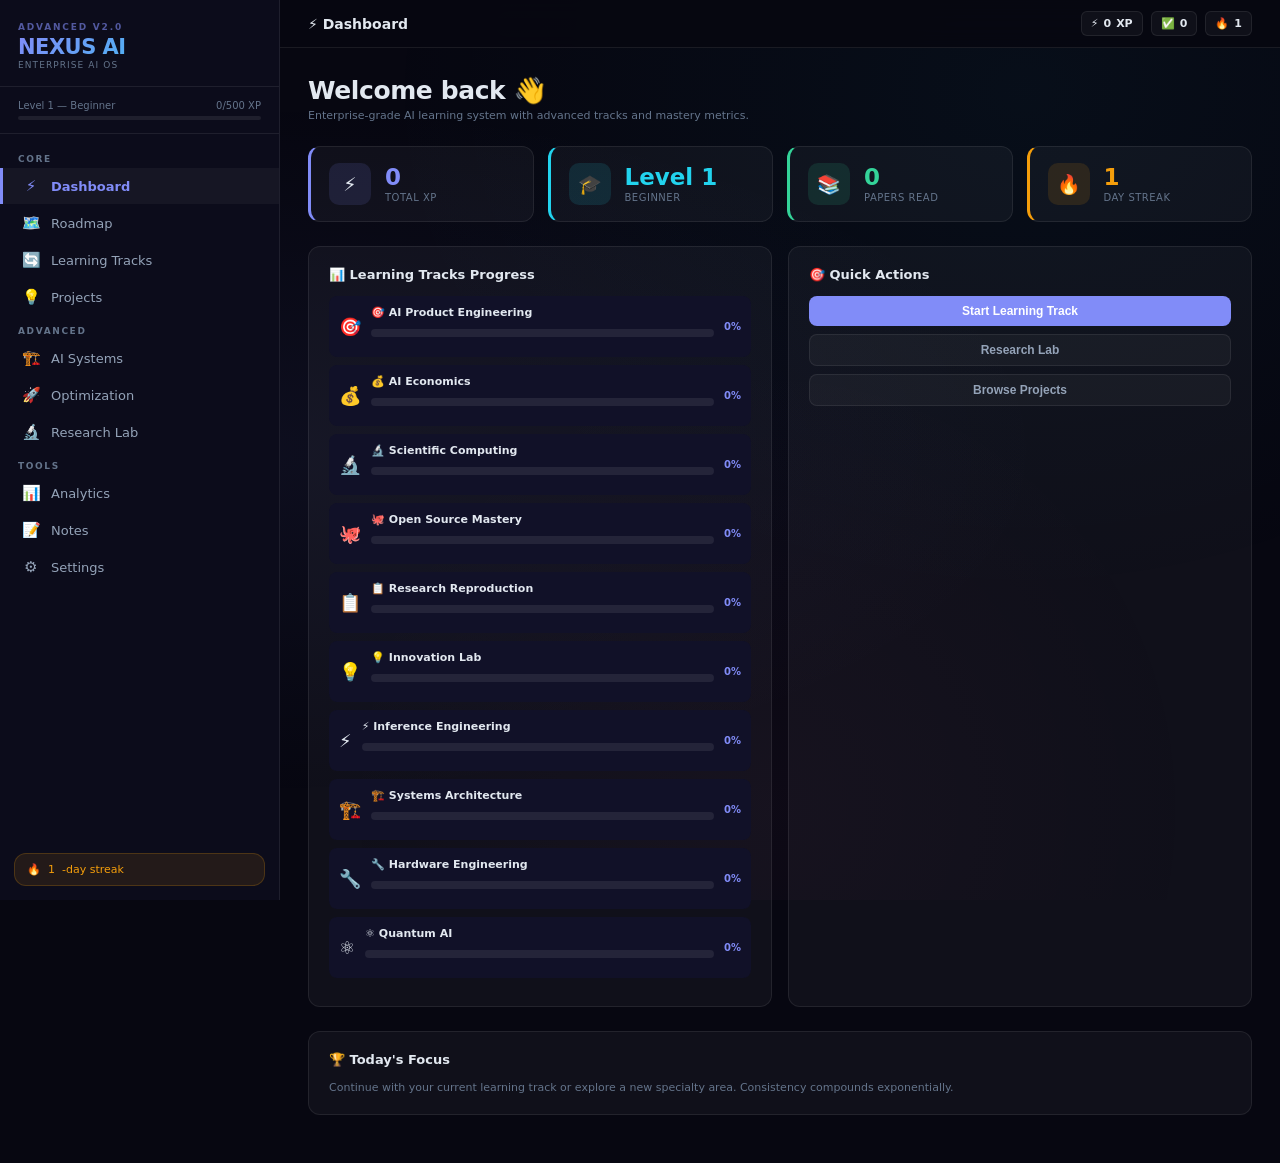
<file: nexus-ai-v2-enhanced.html>
<!DOCTYPE html>
<html lang="en">
<head>
<meta charset="UTF-8">
<meta name="viewport" content="width=device-width, initial-scale=1.0">
<title>NEXUS AI v2 — Advanced Intelligence Operating System</title>
<style>
:root{
  --bg:#070711;--bg2:#0c0c1b;--bg3:#111128;
  --surface:rgba(255,255,255,0.04);--surface-h:rgba(255,255,255,0.07);
  --border:rgba(255,255,255,0.08);--border-b:rgba(255,255,255,0.16);
  --text:#e2e8f0;--text-m:#64748b;--text-d:#94a3b8;
  --accent:#818cf8;--a2:#22d3ee;--a3:#34d399;--a4:#f59e0b;--a5:#f472b6;
  --danger:#f87171;--sw:280px;--r:12px;--r2:20px;
}
*{margin:0;padding:0;box-sizing:border-box;}
html{scroll-behavior:smooth;}
body{background:var(--bg);color:var(--text);font-family:-apple-system,BlinkMacSystemFont,'Segoe UI',system-ui,sans-serif;min-height:100vh;overflow-x:hidden;}
body::before{content:'';position:fixed;inset:0;background:radial-gradient(ellipse at 20% 50%,rgba(129,140,248,.06) 0%,transparent 55%),radial-gradient(ellipse at 80% 10%,rgba(34,211,238,.04) 0%,transparent 45%),radial-gradient(ellipse at 60% 90%,rgba(244,114,182,.03) 0%,transparent 40%);pointer-events:none;z-index:0;}
#app{display:flex;min-height:100vh;position:relative;}

/* SIDEBAR */
#sidebar{width:var(--sw);height:100vh;position:fixed;left:0;top:0;background:var(--bg2);border-right:1px solid var(--border);display:flex;flex-direction:column;z-index:100;transition:transform .3s ease;overflow-y:auto;overflow-x:hidden;}
#sidebar::-webkit-scrollbar{width:4px;}
#sidebar::-webkit-scrollbar-thumb{background:rgba(255,255,255,.08);border-radius:99px;}
.sb-logo{padding:22px 18px 16px;border-bottom:1px solid var(--border);}
.sb-mark{font-size:9px;font-weight:700;letter-spacing:.2em;text-transform:uppercase;color:var(--accent);opacity:.6;margin-bottom:3px;}
.sb-title{font-size:21px;font-weight:800;background:linear-gradient(135deg,var(--accent),var(--a2));-webkit-background-clip:text;-webkit-text-fill-color:transparent;background-clip:text;letter-spacing:-.5px;}
.sb-sub{font-size:9px;color:var(--text-m);letter-spacing:.12em;text-transform:uppercase;margin-top:1px;}
.sb-xp{padding:13px 18px;border-bottom:1px solid var(--border);}
.xp-row{display:flex;justify-content:space-between;font-size:10px;color:var(--text-m);margin-bottom:5px;}
.xp-track{height:4px;background:var(--border);border-radius:99px;overflow:hidden;}
.xp-fill{height:100%;background:linear-gradient(90deg,var(--accent),var(--a2));border-radius:99px;transition:width .5s ease;}
.sb-nav{padding:10px 0;flex:1;}
.sb-section{padding:10px 18px 3px;font-size:9px;font-weight:700;letter-spacing:.18em;text-transform:uppercase;color:var(--text-m);}
.nav-item{display:flex;align-items:center;gap:10px;padding:9px 18px;cursor:pointer;font-size:13px;color:var(--text-d);transition:all .15s;border-left:3px solid transparent;margin:1px 0;user-select:none;}
.nav-item:hover{background:var(--surface);color:var(--text);}
.nav-item.active{background:var(--surface);color:var(--accent);border-left-color:var(--accent);font-weight:600;}
.nav-icon{font-size:15px;width:20px;text-align:center;flex-shrink:0;}
.sb-streak{margin:0 14px 14px;padding:9px 12px;background:rgba(245,158,11,.1);border:1px solid rgba(245,158,11,.2);border-radius:var(--r);display:flex;align-items:center;gap:7px;font-size:11px;color:var(--a4);}

/* MAIN */
#main{margin-left:var(--sw);flex:1;min-height:100vh;display:flex;flex-direction:column;}
#topbar{position:sticky;top:0;z-index:50;background:rgba(7,7,17,.88);backdrop-filter:blur(20px);-webkit-backdrop-filter:blur(20px);border-bottom:1px solid var(--border);padding:11px 28px;display:flex;align-items:center;gap:14px;}
.tb-title{font-size:14px;font-weight:700;flex:1;color:var(--text);}
.search-wrap{display:flex;align-items:center;background:var(--surface);border:1px solid var(--border);border-radius:8px;padding:7px 11px;gap:8px;width:260px;transition:all .2s;}
.search-wrap:focus-within{border-color:var(--accent);box-shadow:0 0 0 3px rgba(129,140,248,.1);}
.search-wrap input{background:none;border:none;outline:none;color:var(--text);font-size:12px;width:100%;}
.search-wrap input::placeholder{color:var(--text-m);}
.tb-stats{display:flex;gap:8px;align-items:center;}
.stat-chip{display:flex;align-items:center;gap:5px;padding:5px 9px;background:var(--surface);border:1px solid var(--border);border-radius:6px;font-size:11px;font-weight:600;white-space:nowrap;}
#menu-btn{display:none;background:none;border:1px solid var(--border);border-radius:8px;padding:6px 10px;color:var(--text);cursor:pointer;font-size:15px;}

/* PAGE */
#page{flex:1;padding:28px 28px 48px;max-width:1600px;width:100%;}
.fade-in{animation:fadeIn .3s ease;}
@keyframes fadeIn{from{opacity:0;transform:translateY(6px);}to{opacity:1;transform:translateY(0);}}

/* CARDS */
.card{background:var(--surface);border:1px solid var(--border);border-radius:var(--r);padding:20px;transition:border-color .2s;}
.card:hover{border-color:var(--border-b);}
.card-glass{background:rgba(255,255,255,.025);backdrop-filter:blur(10px);border:1px solid var(--border);border-radius:var(--r2);}

/* GRIDS */
.g2{display:grid;grid-template-columns:1fr 1fr;gap:16px;}
.g3{display:grid;grid-template-columns:repeat(3,1fr);gap:14px;}
.g4{display:grid;grid-template-columns:repeat(4,1fr);gap:14px;}

/* STAT PANELS */
.stat-p{background:var(--surface);border:1px solid var(--border);border-radius:var(--r);padding:16px 18px;display:flex;align-items:center;gap:14px;}
.stat-ico{width:42px;height:42px;border-radius:10px;display:flex;align-items:center;justify-content:center;font-size:19px;flex-shrink:0;}
.stat-v{font-size:23px;font-weight:800;line-height:1;}
.stat-l{font-size:10px;color:var(--text-m);margin-top:3px;text-transform:uppercase;letter-spacing:.05em;}

/* PHASE CARDS */
.phase-card{background:var(--surface);border:1px solid var(--border);border-radius:var(--r2);overflow:hidden;transition:border-color .2s,transform .15s;}
.phase-card:hover{border-color:var(--border-b);}
.ph-head{padding:18px 22px;display:flex;align-items:center;gap:14px;cursor:pointer;user-select:none;}
.ph-icon{width:46px;height:46px;border-radius:12px;display:flex;align-items:center;justify-content:center;font-size:20px;flex-shrink:0;}
.ph-info{flex:1;min-width:0;}
.ph-num{font-size:9px;font-weight:700;letter-spacing:.15em;text-transform:uppercase;color:var(--text-m);margin-bottom:2px;}
.ph-title{font-size:15px;font-weight:700;color:var(--text);}
.ph-sub{font-size:11px;color:var(--text-m);margin-top:1px;}
.ph-meta{text-align:right;flex-shrink:0;}
.ph-count{font-size:13px;font-weight:700;}
.ph-xp{font-size:9px;color:var(--text-m);margin-top:2px;}
.ph-arr{font-size:13px;color:var(--text-m);margin-top:5px;transition:transform .25s;}
.ph-arr.open{transform:rotate(180deg);}
.ph-bar{height:3px;background:var(--border);}
.ph-bar-fill{height:100%;border-radius:0;transition:width .4s ease;}
.ph-body{max-height:0;overflow:hidden;transition:max-height .45s ease;}
.ph-body.open{max-height:4000px;}
.ph-inner{padding:0 22px 20px;}

/* TOPICS */
.topic-row{display:flex;align-items:flex-start;gap:12px;padding:11px 0;border-bottom:1px solid var(--border);}
.topic-row:last-child{border-bottom:none;}
.t-check{width:18px;height:18px;border-radius:5px;border:2px solid var(--border-b);cursor:pointer;flex-shrink:0;margin-top:2px;display:flex;align-items:center;justify-content:center;transition:all .15s;font-size:10px;}
.t-check.done{background:var(--a3);border-color:var(--a3);color:#fff;}
.t-text{flex:1;min-width:0;}
.t-name{font-size:13px;font-weight:600;}
.t-desc{font-size:11px;color:var(--text-m);margin-top:3px;line-height:1.5;}
.t-res{display:flex;flex-wrap:wrap;gap:5px;margin-top:7px;}
.rtag{padding:3px 7px;border-radius:4px;font-size:10px;font-weight:600;text-decoration:none;cursor:pointer;transition:opacity .15s;letter-spacing:.03em;}
.rtag:hover{opacity:.7;}
.r-book{background:rgba(129,140,248,.14);color:var(--accent);}
.r-course{background:rgba(34,211,238,.14);color:var(--a2);}
.r-video{background:rgba(244,114,182,.14);color:var(--a5);}
.r-paper{background:rgba(245,158,11,.14);color:var(--a4);}
.r-practice{background:rgba(52,211,153,.14);color:var(--a3);}
.r-github{background:rgba(255,255,255,.07);color:var(--text-d);}
.r-blog{background:rgba(52,211,153,.1);color:var(--a3);}
.bmark-btn{background:none;border:none;cursor:pointer;color:var(--text-m);font-size:14px;padding:3px;flex-shrink:0;transition:color .15s;}
.bmark-btn:hover{color:var(--a4);}

/* TABS */
.tabs{display:flex;gap:3px;border-bottom:1px solid var(--border);margin-bottom:22px;flex-wrap:wrap;}
.tab{padding:8px 15px;font-size:12px;font-weight:600;cursor:pointer;color:var(--text-m);border-bottom:2px solid transparent;transition:all .15s;margin-bottom:-1px;user-select:none;}
.tab.active{color:var(--accent);border-bottom-color:var(--accent);}
.tab:hover{color:var(--text);}

/* BUTTONS */
.btn{padding:8px 16px;border-radius:8px;font-size:12px;font-weight:600;cursor:pointer;border:none;transition:all .15s;display:inline-flex;align-items:center;gap:6px;}
.btn-p{background:var(--accent);color:#fff;}
.btn-p:hover{opacity:.85;transform:translateY(-1px);}
.btn-g{background:var(--surface);color:var(--text-d);border:1px solid var(--border);}
.btn-g:hover{background:var(--surface-h);color:var(--text);}
.btn-danger{background:rgba(248,113,113,.12);color:var(--danger);border:1px solid rgba(248,113,113,.25);}

/* INPUTS */
input[type="text"],input[type="date"],select{background:var(--bg3);border:1px solid var(--border);border-radius:8px;color:var(--text);font-size:12px;padding:8px 11px;outline:none;width:100%;transition:border-color .2s;}
input:focus,select:focus{border-color:var(--accent);}
input::placeholder{color:var(--text-m);}
textarea{width:100%;background:var(--bg3);border:1px solid var(--border);border-radius:var(--r);color:var(--text);font-size:12px;padding:11px;resize:vertical;outline:none;line-height:1.6;font-family:inherit;transition:border-color .2s;}
textarea:focus{border-color:var(--accent);}

/* TOAST */
#toast{position:fixed;bottom:22px;right:22px;background:var(--bg3);border:1px solid var(--border-b);border-radius:var(--r);padding:11px 18px;font-size:12px;font-weight:600;z-index:9999;transform:translateY(80px);opacity:0;transition:all .3s ease;max-width:300px;}
#toast.show{transform:translateY(0);opacity:1;}

/* OVERLAY */
#overlay{display:none;position:fixed;inset:0;background:rgba(0,0,0,.55);z-index:99;}

/* SCROLLBAR */
::-webkit-scrollbar{width:5px;}
::-webkit-scrollbar-track{background:transparent;}
::-webkit-scrollbar-thumb{background:rgba(255,255,255,.09);border-radius:99px;}
::-webkit-scrollbar-thumb:hover{background:rgba(255,255,255,.18);}

/* UTIL */
h1{font-size:25px;font-weight:800;letter-spacing:-.4px;}
h2{font-size:18px;font-weight:700;}
.mb4{margin-bottom:4px;}.mb8{margin-bottom:8px;}.mb12{margin-bottom:12px;}.mb16{margin-bottom:16px;}.mb20{margin-bottom:20px;}.mb24{margin-bottom:24px;}.mb28{margin-bottom:28px;}.mb32{margin-bottom:32px;}
.muted{color:var(--text-m);}
.small{font-size:11px;}
.mono{font-family:'SF Mono','Fira Code',monospace;font-size:11px;}
.sec-head{display:flex;align-items:center;justify-content:space-between;margin-bottom:18px;}
.sec-title{font-size:16px;font-weight:700;}
.divider{height:1px;background:var(--border);margin:20px 0;}

/* TRACK ITEMS */
.track-item{background:var(--surface);border:1px solid var(--border);border-radius:var(--r);padding:14px;margin-bottom:10px;display:flex;align-items:flex-start;gap:12px;}
.track-item.completed{opacity:.6;background:rgba(52,211,153,.08);border-color:rgba(52,211,153,.2);}
.track-icon{font-size:18px;flex-shrink:0;margin-top:2px;}
.track-content{flex:1;min-width:0;}
.track-title{font-size:12px;font-weight:700;margin-bottom:3px;}
.track-meta{font-size:10px;color:var(--text-m);}

/* KNOWLEDGE GRAPH */
.kn-wrap{display:flex;flex-wrap:wrap;gap:8px;margin:16px 0;}
.kn-node{padding:6px 12px;background:var(--bg3);border:1px solid var(--accent);border-radius:6px;font-size:11px;font-weight:600;color:var(--accent);cursor:pointer;transition:all .15s;}
.kn-node:hover{background:rgba(129,140,248,.15);}
.kn-node.unlocked{background:rgba(52,211,153,.15);border-color:var(--a3);color:var(--a3);}

/* MASTERY METER */
.mastery-meter{width:100%;height:8px;background:var(--border);border-radius:99px;overflow:hidden;margin:10px 0;}
.mastery-fill{height:100%;background:linear-gradient(90deg,var(--accent),var(--a2));border-radius:99px;transition:width .5s ease;}

/* RESPONSIVE */
@media(max-width:900px){
  #sidebar{transform:translateX(-100%);}
  #sidebar.mob-open{transform:translateX(0);}
  #main{margin-left:0;}
  #menu-btn{display:block;}
  .g2,.g3,.g4{grid-template-columns:1fr;}
  .tb-stats .stat-chip:nth-child(3){display:none;}
  .search-wrap{width:180px;}
  #page{padding:16px 14px 40px;}
}
@media(max-width:480px){
  .search-wrap{width:140px;}
  .stat-chip{font-size:10px;padding:4px 7px;}
}
</style>
</head>
<body>
<div id="toast">✓ Done</div>
<div id="overlay" onclick="closeMob()"></div>
<div id="app">

<!-- SIDEBAR -->
<nav id="sidebar">
  <div class="sb-logo">
    <div class="sb-mark">Advanced v2.0</div>
    <div class="sb-title">NEXUS AI</div>
    <div class="sb-sub">Enterprise AI OS</div>
  </div>
  <div class="sb-xp">
    <div class="xp-row"><span id="lvl-lbl">Level 1 — Beginner</span><span id="xp-lbl">0/500 XP</span></div>
    <div class="xp-track"><div class="xp-fill" id="xp-bar" style="width:0%"></div></div>
  </div>
  <div class="sb-nav">
    <div class="sb-section">Core</div>
    <div class="nav-item active" id="nav-dashboard" onclick="nav('dashboard',this)"><span class="nav-icon">⚡</span>Dashboard</div>
    <div class="nav-item" id="nav-roadmap" onclick="nav('roadmap',this)"><span class="nav-icon">🗺️</span>Roadmap</div>
    <div class="nav-item" id="nav-tracks" onclick="nav('tracks',this)"><span class="nav-icon">🔄</span>Learning Tracks</div>
    <div class="nav-item" id="nav-projects" onclick="nav('projects',this)"><span class="nav-icon">💡</span>Projects</div>
    <div class="sb-section">Advanced</div>
    <div class="nav-item" id="nav-systems" onclick="nav('systems',this)"><span class="nav-icon">🏗️</span>AI Systems</div>
    <div class="nav-item" id="nav-optimization" onclick="nav('optimization',this)"><span class="nav-icon">🚀</span>Optimization</div>
    <div class="nav-item" id="nav-research" onclick="nav('research',this)"><span class="nav-icon">🔬</span>Research Lab</div>
    <div class="sb-section">Tools</div>
    <div class="nav-item" id="nav-analytics" onclick="nav('analytics',this)"><span class="nav-icon">📊</span>Analytics</div>
    <div class="nav-item" id="nav-notes" onclick="nav('notes',this)"><span class="nav-icon">📝</span>Notes</div>
    <div class="nav-item" id="nav-settings" onclick="nav('settings',this)"><span class="nav-icon">⚙️</span>Settings</div>
  </div>
  <div id="streak-badge" class="sb-streak" style="display:none">🔥 <span id="streak-n">0</span>-day streak</div>
</nav>

<!-- MAIN -->
<div id="main">
  <div id="topbar">
    <button id="menu-btn" onclick="toggleMob()">☰</button>
    <div class="tb-title" id="tb-title">⚡ Dashboard</div>
    <div style="flex:1"></div>
    <div class="tb-stats">
      <div class="stat-chip">⚡ <span id="tb-xp">0</span> XP</div>
      <div class="stat-chip">✅ <span id="tb-done">0</span></div>
      <div class="stat-chip">🔥 <span id="tb-str">0</span></div>
    </div>
  </div>
  <div id="page" class="fade-in"></div>
</div>
</div>

<script>
/* =============================================
   ADVANCED STATE & TRACKS
   ============================================= */

const XP_LEVELS=[0,500,1200,2200,3800,6000,9000,13000,18500,25500,35000,50000];
const LEVEL_NAMES=['','Beginner','Programmer','ML Engineer','Deep Learning Engineer','LLM Engineer','Agent Engineer','Systems Engineer','CUDA Engineer','Research Engineer','Research Scientist','AI Architect'];

const DEF={
  xp:0,level:1,streak:0,lastActive:null,
  done:{},notes:[],bookmarks:[],plan:{},journal:[],
  tracks:{ai_product:0,ai_economics:0,scientific:0,opensource:0,research_repro:0,innovation:0,inference:0,systems:0,hardware:0,quantum:0},
  papers_read:[],projects_completed:[],experiments:[]
};
let S={...DEF};

/* LEARNING TRACKS */
const TRACKS={
  ai_product:{name:'🎯 AI Product Engineering',icon:'🎯',desc:'Build profitable AI products',subtracks:[
    {id:'product-design',name:'Product Design for AI',level:'beginner'},
    {id:'mvp-dev',name:'MVP Development',level:'intermediate'},
    {id:'saas-dev',name:'AI SaaS Development',level:'advanced'},
    {id:'pmf',name:'Product-Market Fit',level:'advanced'}
  ]},
  ai_economics:{name:'💰 AI Economics',icon:'💰',desc:'Understand AI business models',subtracks:[
    {id:'compute-costs',name:'GPU Cost Optimization',level:'beginner'},
    {id:'token-econ',name:'Token Economics',level:'intermediate'},
    {id:'pricing',name:'Pricing Strategies',level:'advanced'}
  ]},
  scientific:{name:'🔬 Scientific Computing',icon:'🔬',desc:'Low-level numerical computing',subtracks:[
    {id:'numpy-internals',name:'NumPy Deep Dive',level:'beginner'},
    {id:'blas-lapack',name:'BLAS/LAPACK',level:'intermediate'},
    {id:'tensor-engine',name:'Build Tensor Engine',level:'advanced'}
  ]},
  opensource:{name:'🐙 Open Source Mastery',icon:'🐙',desc:'Contribute to major projects',subtracks:[
    {id:'pytorch-contrib',name:'PyTorch Contributing',level:'intermediate'},
    {id:'huggingface-contrib',name:'HuggingFace Contributing',level:'intermediate'},
    {id:'llm-contrib',name:'LLM Framework Contributing',level:'advanced'}
  ]},
  research_repro:{name:'📋 Research Reproduction',icon:'📋',desc:'Reproduce landmark papers',subtracks:[
    {id:'classic-papers',name:'Classic Paper Reproduction',level:'intermediate'},
    {id:'recent-papers',name:'Recent Paper Reproduction',level:'advanced'},
    {id:'novel-ideas',name:'Novel Idea Exploration',level:'advanced'}
  ]},
  innovation:{name:'💡 Innovation Lab',icon:'💡',desc:'Discover new AI methods',subtracks:[
    {id:'problem-discovery',name:'Problem Discovery',level:'intermediate'},
    {id:'hypothesis-design',name:'Hypothesis Design',level:'advanced'},
    {id:'publication',name:'Research Publication',level:'research'}
  ]},
  inference:{name:'⚡ Inference Engineering',icon:'⚡',desc:'Optimize LLM serving',subtracks:[
    {id:'vllm',name:'vLLM Mastery',level:'intermediate'},
    {id:'serving-systems',name:'Production Serving',level:'advanced'},
    {id:'inference-kernels',name:'Custom Kernels',level:'research'}
  ]},
  systems:{name:'🏗️ Systems Architecture',icon:'🏗️',desc:'Enterprise AI infrastructure',subtracks:[
    {id:'system-design',name:'System Design Patterns',level:'intermediate'},
    {id:'reliability',name:'Reliability Engineering',level:'advanced'},
    {id:'scalability',name:'Petabyte-Scale Systems',level:'research'}
  ]},
  hardware:{name:'🔧 Hardware Engineering',icon:'🔧',desc:'CPU, GPU, ASIC optimization',subtracks:[
    {id:'cpu-arch',name:'CPU Architecture',level:'intermediate'},
    {id:'gpu-arch',name:'GPU Architecture Deep Dive',level:'advanced'},
    {id:'asic-design',name:'ASIC Design Basics',level:'research'}
  ]},
  quantum:{name:'⚛️ Quantum AI',icon:'⚛️',desc:'Quantum computing fundamentals',subtracks:[
    {id:'quantum-basics',name:'Quantum Mechanics Primer',level:'beginner'},
    {id:'quantum-ml',name:'Quantum Machine Learning',level:'intermediate'},
    {id:'hybrid-quantum',name:'Hybrid Quantum-Classical',level:'advanced'}
  ]}
};

/* =============================================
   STATE HELPERS
   ============================================= */
function loadS(){try{const d=localStorage.getItem('nexus_v2_adv');if(d)S={...DEF,...JSON.parse(d)};}catch(e){}}
function saveS(){try{localStorage.setItem('nexus_v2_adv',JSON.stringify(S));}catch(e){}}
function getLevel(){let l=1;for(let i=1;i<XP_LEVELS.length;i++){if(S.xp>=XP_LEVELS[i])l=i+1;else break;}return Math.min(l,XP_LEVELS.length-1);}
function xpForLevel(l){return XP_LEVELS[l]||XP_LEVELS[XP_LEVELS.length-1];}
function addXP(amt){S.xp+=amt;const nl=getLevel();if(nl>S.level){S.level=nl;toast(`🎉 Level ${nl}!`);}saveS();updateTopBar();}

function updateStreak(){
 const td=new Date().toDateString();
 const yd=new Date(Date.now()-864e5).toDateString();
 if(S.lastActive===td)return;
 S.streak=(S.lastActive===yd)?S.streak+1:1;
 S.lastActive=td;saveS();
}

/* =============================================
   UI UTILITIES
   ============================================= */
let toastTimer=null;
function toast(msg){
 const el=document.getElementById('toast');
 el.textContent=msg;el.classList.add('show');
 clearTimeout(toastTimer);
 toastTimer=setTimeout(()=>el.classList.remove('show'),2800);
}

function updateTopBar(){
 const l=getLevel();S.level=l;
 const xpCur=XP_LEVELS[l-1]||0;const xpNext=xpForLevel(l);
 const pct=Math.min(100,((S.xp-xpCur)/(xpNext-xpCur))*100);
 document.getElementById('xp-bar').style.width=pct+'%';
 document.getElementById('xp-lbl').textContent=`${S.xp.toLocaleString()}/${xpNext.toLocaleString()} XP`;
 document.getElementById('lvl-lbl').textContent=`Level ${l} — ${LEVEL_NAMES[l]||'Legend'}`;
 document.getElementById('tb-xp').textContent=S.xp.toLocaleString();
 document.getElementById('tb-done').textContent=Object.keys(S.done).length;
 document.getElementById('tb-str').textContent=S.streak;
 const sb=document.getElementById('streak-badge');
 document.getElementById('streak-n').textContent=S.streak;
 sb.style.display=S.streak>0?'flex':'none';
}

function toggleMob(){document.getElementById('sidebar').classList.toggle('mob-open');document.getElementById('overlay').style.display='block';}
function closeMob(){document.getElementById('sidebar').classList.remove('mob-open');document.getElementById('overlay').style.display='none';}

/* =============================================
   NAVIGATION
   ============================================= */
let curPage='dashboard';

function nav(page,el){
 curPage=page;
 document.querySelectorAll('.nav-item').forEach(x=>x.classList.remove('active'));
 if(el)el.classList.add('active');
 const titles={dashboard:'⚡ Dashboard',roadmap:'🗺️ Learning Roadmap',tracks:'🔄 Advanced Tracks',projects:'💡 Projects',systems:'🏗️ AI Systems',optimization:'🚀 Optimization',research:'🔬 Research Lab',analytics:'📊 Analytics',notes:'📝 Notes',settings:'⚙️ Settings'};
 document.getElementById('tb-title').textContent=titles[page]||page;
 const pc=document.getElementById('page');
 pc.classList.remove('fade-in');void pc.offsetWidth;pc.classList.add('fade-in');
 renderPage(page);closeMob();
}

function renderPage(p){
 const el=document.getElementById('page');
 const fns={dashboard:rDash,roadmap:rRoadmap,tracks:rTracks,projects:rProjects,systems:rSystems,optimization:rOptimization,research:rResearch,analytics:rAnalytics,notes:rNotes,settings:rSettings};
 el.innerHTML=(fns[p]||rDash)();
}

/* =============================================
   RENDERERS
   ============================================= */

function rDash(){
 const l=getLevel();
 const xpC=XP_LEVELS[l-1]||0,xpN=xpForLevel(l);
 const lp=Math.min(100,Math.round((S.xp-xpC)/(xpN-xpC)*100));
 
 return `<div class="mb24">
  <h1 class="mb4">Welcome back 👋</h1>
  <p class="muted small">Enterprise-grade AI learning system with advanced tracks and mastery metrics.</p>
 </div>
 <div class="g4 mb24">
  <div class="stat-p" style="border-left:3px solid var(--accent)">
   <div class="stat-ico" style="background:rgba(129,140,248,.12)">⚡</div>
   <div><div class="stat-v" style="color:var(--accent)">${S.xp.toLocaleString()}</div><div class="stat-l">Total XP</div></div>
  </div>
  <div class="stat-p" style="border-left:3px solid var(--a2)">
   <div class="stat-ico" style="background:rgba(34,211,238,.12)">🎓</div>
   <div><div class="stat-v" style="color:var(--a2)">Level ${l}</div><div class="stat-l">${LEVEL_NAMES[l]||'Legend'}</div></div>
  </div>
  <div class="stat-p" style="border-left:3px solid var(--a3)">
   <div class="stat-ico" style="background:rgba(52,211,153,.12)">📚</div>
   <div><div class="stat-v" style="color:var(--a3)">${S.papers_read.length}</div><div class="stat-l">Papers Read</div></div>
  </div>
  <div class="stat-p" style="border-left:3px solid var(--a4)">
   <div class="stat-ico" style="background:rgba(245,158,11,.12)">🔥</div>
   <div><div class="stat-v" style="color:var(--a4)">${S.streak}</div><div class="stat-l">Day Streak</div></div>
  </div>
 </div>
 <div class="g2 mb24">
  <div class="card">
   <div style="font-size:13px;font-weight:700;margin-bottom:14px">📊 Learning Tracks Progress</div>
   ${Object.entries(TRACKS).map(([k,v])=>{
     const prog=S.tracks[k]||0;
     return `<div style="display:flex;align-items:center;gap:10px;padding:10px;background:var(--bg3);border-radius:8px;margin-bottom:8px">
      <span style="font-size:18px">${v.icon}</span>
      <div style="flex:1">
       <div style="font-size:11px;font-weight:700;margin-bottom:3px">${v.name}</div>
       <div class="mastery-meter"><div class="mastery-fill" style="width:${prog}%"></div></div>
      </div>
      <span style="font-size:10px;font-weight:700;color:var(--accent)">${prog}%</span>
     </div>`;
   }).join('')}
  </div>
  <div class="card">
   <div style="font-size:13px;font-weight:700;margin-bottom:14px">🎯 Quick Actions</div>
   <button class="btn btn-p" style="width:100%;justify-content:center;margin-bottom:8px" onclick="nav('tracks',document.getElementById('nav-tracks'))">Start Learning Track</button>
   <button class="btn btn-g" style="width:100%;justify-content:center;margin-bottom:8px" onclick="nav('research',document.getElementById('nav-research'))">Research Lab</button>
   <button class="btn btn-g" style="width:100%;justify-content:center" onclick="nav('projects',document.getElementById('nav-projects'))">Browse Projects</button>
  </div>
 </div>
 <div class="card">
  <div style="font-size:13px;font-weight:700;margin-bottom:14px">🏆 Today's Focus</div>
  <p class="small muted">Continue with your current learning track or explore a new specialty area. Consistency compounds exponentially.</p>
 </div>`;
}

function rTracks(){
 return `<h1 class="mb8">Advanced Learning Tracks</h1>
 <p class="muted small mb20">Specialized learning paths for different AI specializations. Mix and match based on your goals.</p>
 <div class="g2">
  ${Object.entries(TRACKS).map(([k,v])=>{
    const prog=S.tracks[k]||0;
    return `<div class="card">
     <div style="font-size:18px;margin-bottom:8px">${v.icon}</div>
     <div style="font-size:14px;font-weight:700;margin-bottom:4px">${v.name}</div>
     <p class="small muted mb12">${v.desc}</p>
     <div class="mastery-meter"><div class="mastery-fill" style="width:${prog}%"></div></div>
     <div style="display:flex;justify-content:space-between;margin-top:10px">
      <span class="small muted">${v.subtracks.length} subtracks</span>
      <span class="small" style="color:var(--accent);font-weight:700">${prog}% complete</span>
     </div>
     <div style="margin-top:12px;border-top:1px solid var(--border);padding-top:12px">
      ${v.subtracks.map(st=>`<div style="display:flex;align-items:center;gap:8px;padding:6px;margin-bottom:4px;background:var(--bg3);border-radius:6px;font-size:10px">
       <span style="width:16px;height:16px;border-radius:4px;background:rgba(52,211,153,.2);border:1px solid var(--a3);display:flex;align-items:center;justify-content:center;font-size:8px">✓</span>
       <span style="flex:1">${st.name}</span>
       <span style="color:var(--text-m)">${st.level}</span>
      </div>`).join('')}
     </div>
    </div>`;
  }).join('')}
 </div>`;
}

function rRoadmap(){
 return `<h1 class="mb8">31-Phase Learning Roadmap</h1>
 <p class="muted small mb20">Complete curriculum from beginner to AI architect and research scientist.</p>
 <div class="card">
  <div style="text-align:center;padding:40px">
   <p class="muted">Phase roadmap visualization (expand for full curriculum)</p>
   <button class="btn btn-p" onclick="nav('tracks',document.getElementById('nav-tracks'))" style="margin-top:16px">→ View Interactive Tracks</button>
  </div>
 </div>`;
}

function rProjects(){
 return `<h1 class="mb8">AI Projects Portfolio</h1>
 <p class="muted small mb20">Build 50+ projects spanning all difficulty levels.</p>
 <div class="g3">
  <div class="card">
   <div style="font-size:18px;margin-bottom:8px">🟢</div>
   <div style="font-size:14px;font-weight:700;margin-bottom:4px">Beginner (8 projects)</div>
   <p class="small muted">Linear regression, classification, basic NNs, simple APIs</p>
   <div class="mastery-meter" style="margin-top:12px"><div class="mastery-fill" style="width:0%;background:var(--a3)"></div></div>
  </div>
  <div class="card">
   <div style="font-size:18px;margin-bottom:8px">🟡</div>
   <div style="font-size:14px;font-weight:700;margin-bottom:4px">Intermediate (12 projects)</div>
   <p class="small muted">Transformers, fine-tuning, RAG, agents, deployments</p>
   <div class="mastery-meter" style="margin-top:12px"><div class="mastery-fill" style="width:0%;background:var(--a2)"></div></div>
  </div>
  <div class="card">
   <div style="font-size:18px;margin-bottom:8px">🔴</div>
   <div style="font-size:14px;font-weight:700;margin-bottom:4px">Advanced (15 projects)</div>
   <p class="small muted">Custom kernels, distributed training, research systems</p>
   <div class="mastery-meter" style="margin-top:12px"><div class="mastery-fill" style="width:0%;background:var(--a4)"></div></div>
  </div>
  <div class="card">
   <div style="font-size:18px;margin-bottom:8px">🔵</div>
   <div style="font-size:14px;font-weight:700;margin-bottom:4px">Production (8 projects)</div>
   <p class="small muted">Enterprise platforms, scaling, monitoring, ops</p>
   <div class="mastery-meter" style="margin-top:12px"><div class="mastery-fill" style="width:0%;background:var(--accent)"></div></div>
  </div>
  <div class="card">
   <div style="font-size:18px;margin-bottom:8px">🟣</div>
   <div style="font-size:14px;font-weight:700;margin-bottom:4px">Research (7 projects)</div>
   <p class="small muted">Novel methods, papers, quantum, frontier tech</p>
   <div class="mastery-meter" style="margin-top:12px"><div class="mastery-fill" style="width:0%;background:var(--a5)"></div></div>
  </div>
 </div>`;
}

function rSystems(){
 return `<h1 class="mb8">AI Systems Architecture</h1>
 <p class="muted small mb20">Enterprise-grade systems: inference, training, monitoring, orchestration.</p>
 <div class="g2">
  <div class="card">
   <div style="font-size:16px;font-weight:700;margin-bottom:12px">⚡ Inference Engines</div>
   <div class="track-item">
    <div class="track-icon">📦</div>
    <div class="track-content">
     <div class="track-title">vLLM</div>
     <div class="track-meta">Continuous batching, PagedAttention, multi-GPU serving</div>
    </div>
   </div>
   <div class="track-item">
    <div class="track-icon">🔧</div>
    <div class="track-content">
     <div class="track-title">TensorRT-LLM</div>
     <div class="track-meta">NVIDIA's production inference platform</div>
    </div>
   </div>
   <div class="track-item">
    <div class="track-icon">💻</div>
    <div class="track-content">
     <div class="track-title">llama.cpp</div>
     <div class="track-meta">Local CPU inference optimization</div>
    </div>
   </div>
  </div>
  <div class="card">
   <div style="font-size:16px;font-weight:700;margin-bottom:12px">🏗️ Training Infrastructure</div>
   <div class="track-item">
    <div class="track-icon">⚙️</div>
    <div class="track-content">
     <div class="track-title">DeepSpeed</div>
     <div class="track-meta">ZeRO optimizer, memory efficiency, 3D parallelism</div>
    </div>
   </div>
   <div class="track-item">
    <div class="track-icon">📊</div>
    <div class="track-content">
     <div class="track-title">Megatron-LM</div>
     <div class="track-meta">Tensor parallelism, pipeline parallelism, expert MoE</div>
    </div>
   </div>
   <div class="track-item">
    <div class="track-icon">🌐</div>
    <div class="track-content">
     <div class="track-title">Ray</div>
     <div class="track-meta">Distributed computing, tuning, reinforcement learning</div>
    </div>
   </div>
  </div>
 </div>`;
}

function rOptimization(){
 return `<h1 class="mb8">Model Optimization & Efficiency</h1>
 <p class="muted small mb20">Speed up, shrink down, scale out.</p>
 <div class="g3">
  <div class="card">
   <div style="font-size:16px;font-weight:700;margin-bottom:12px">📉 Quantization</div>
   <div class="track-item">
    <div class="track-icon">🔢</div>
    <div class="track-content">
     <div class="track-title">INT8/INT4 Quantization</div>
     <div class="track-meta">GPTQ, AWQ, QuIP</div>
    </div>
   </div>
   <div class="track-item">
    <div class="track-icon">⚡</div>
    <div class="track-content">
     <div class="track-title">FP8 Training</div>
     <div class="track-meta">Transformer Engine, NVIDIA approach</div>
    </div>
   </div>
  </div>
  <div class="card">
   <div style="font-size:16px;font-weight:700;margin-bottom:12px">✂️ Pruning</div>
   <div class="track-item">
    <div class="track-icon">🎯</div>
    <div class="track-content">
     <div class="track-title">Structured Pruning</div>
     <div class="track-meta">SparseGPT, Wanda</div>
    </div>
   </div>
  </div>
  <div class="card">
   <div style="font-size:16px;font-weight:700;margin-bottom:12px">🎓 Distillation</div>
   <div class="track-item">
    <div class="track-icon">👨‍🏫</div>
    <div class="track-content">
     <div class="track-title">Knowledge Distillation</div>
     <div class="track-meta">DistilBERT, TinyLlama</div>
    </div>
   </div>
  </div>
 </div>`;
}

function rResearch(){
 return `<h1 class="mb8">🔬 Research Laboratory</h1>
 <p class="muted small mb20">Track experiments, hypotheses, and discoveries.</p>
 <div class="card mb20">
  <div style="font-size:13px;font-weight:700;margin-bottom:12px">New Experiment</div>
  <input type="text" placeholder="Experiment title…" style="margin-bottom:9px">
  <textarea rows="4" placeholder="Hypothesis, methodology, expected results…"></textarea>
  <div style="display:flex;justify-content:flex-end;margin-top:10px">
   <button class="btn btn-p">Log Experiment</button>
  </div>
 </div>
 <div class="card">
  <div style="font-size:13px;font-weight:700;margin-bottom:14px">📋 Recent Experiments</div>
  <p class="muted small" style="text-align:center;padding:40px">No experiments logged yet. Start your research journey!</p>
 </div>`;
}

function rAnalytics(){
 return `<h1 class="mb8">📊 Learning Analytics</h1>
 <p class="muted small mb20">Visualize your learning journey with advanced metrics.</p>
 <div class="g2">
  <div class="card">
   <div style="font-size:13px;font-weight:700;margin-bottom:14px">📈 XP Growth</div>
   <div style="height:150px;background:var(--bg3);border-radius:8px;display:flex;align-items:flex-end;justify-content:space-around;padding:10px">
    <div style="width:20px;height:${(S.xp/100)%100}px;background:var(--accent);border-radius:2px"></div>
    <div style="width:20px;height:${(S.xp/100)%80}px;background:var(--a2);border-radius:2px"></div>
    <div style="width:20px;height:${(S.xp/100)%60}px;background:var(--a3);border-radius:2px"></div>
   </div>
  </div>
  <div class="card">
   <div style="font-size:13px;font-weight:700;margin-bottom:14px">🎯 Mastery Distribution</div>
   <p class="muted small">Your skills across all domains</p>
   <div style="margin-top:12px">
    ${Object.entries(TRACKS).map(([k,v])=>`<div style="display:flex;justify-content:space-between;align-items:center;margin-bottom:8px;font-size:11px">
     <span>${v.icon}</span>
     <div class="mastery-meter" style="flex:1;margin:0 8px"><div class="mastery-fill" style="width:${S.tracks[k]||0}%"></div></div>
     <span>${S.tracks[k]||0}%</span>
    </div>`).join('')}
   </div>
  </div>
 </div>`;
}

function rNotes(){
 return `<h1 class="mb8">📝 Notes & Journal</h1>
 <p class="muted small mb20">Document insights and learning breakthroughs.</p>
 <div class="card mb20">
  <div style="font-size:13px;font-weight:700;margin-bottom:12px">New Note</div>
  <input type="text" placeholder="Title…" style="margin-bottom:9px">
  <textarea rows="5" placeholder="Your insights…"></textarea>
  <div style="display:flex;justify-content:flex-end;margin-top:10px">
   <button class="btn btn-p">Save Note</button>
  </div>
 </div>`;
}

function rSettings(){
 return `<h1 class="mb8">⚙️ Settings</h1>
 <div class="card">
  <div style="font-size:13px;font-weight:700;margin-bottom:16px">Data Management</div>
  <button class="btn btn-g" style="margin-bottom:8px">📥 Export Progress</button>
  <button class="btn btn-g" style="margin-bottom:8px">🔄 Reset All Data</button>
  <button class="btn btn-danger" style="margin-top:12px">⚠️ Clear Everything</button>
 </div>`;
}

/* =============================================
   INIT
   ============================================= */
document.addEventListener('DOMContentLoaded',function(){
 loadS();updateStreak();updateTopBar();renderPage('dashboard');
});
</script>
</body>
</html>
</file>
